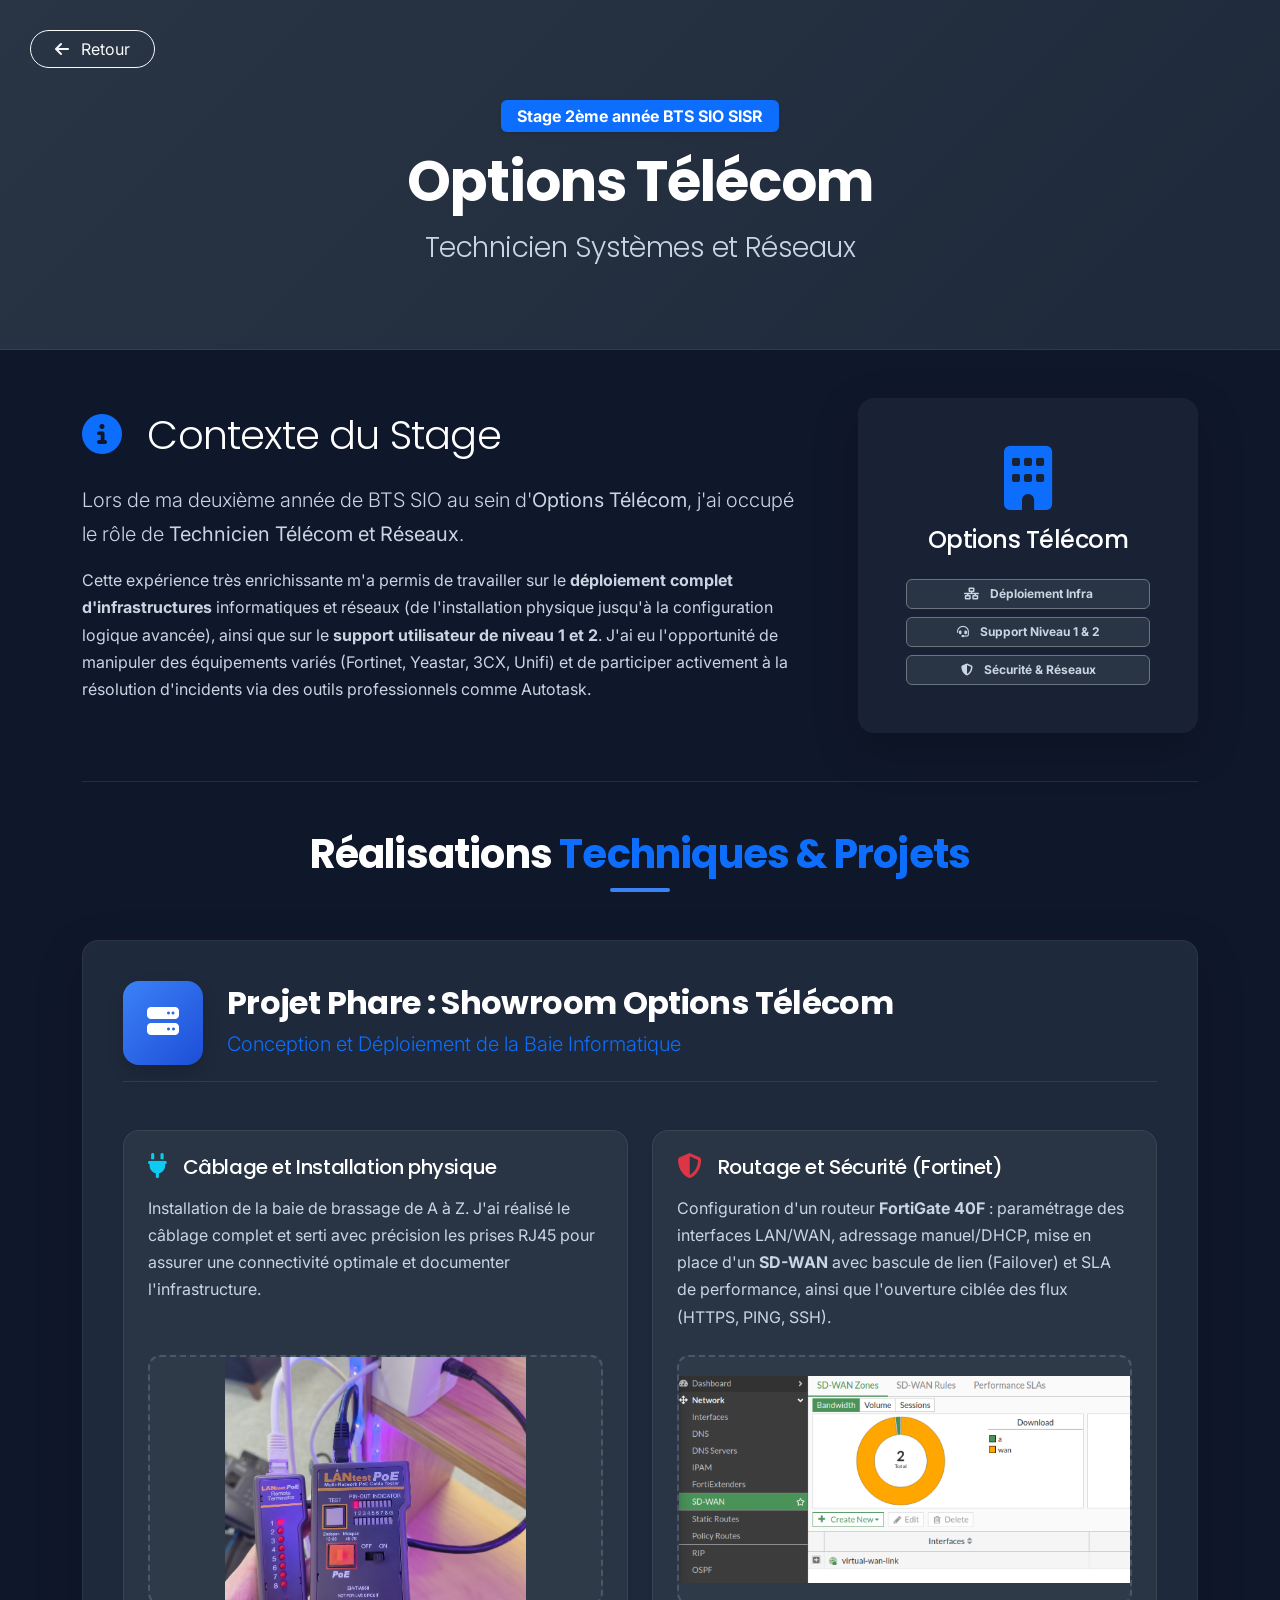
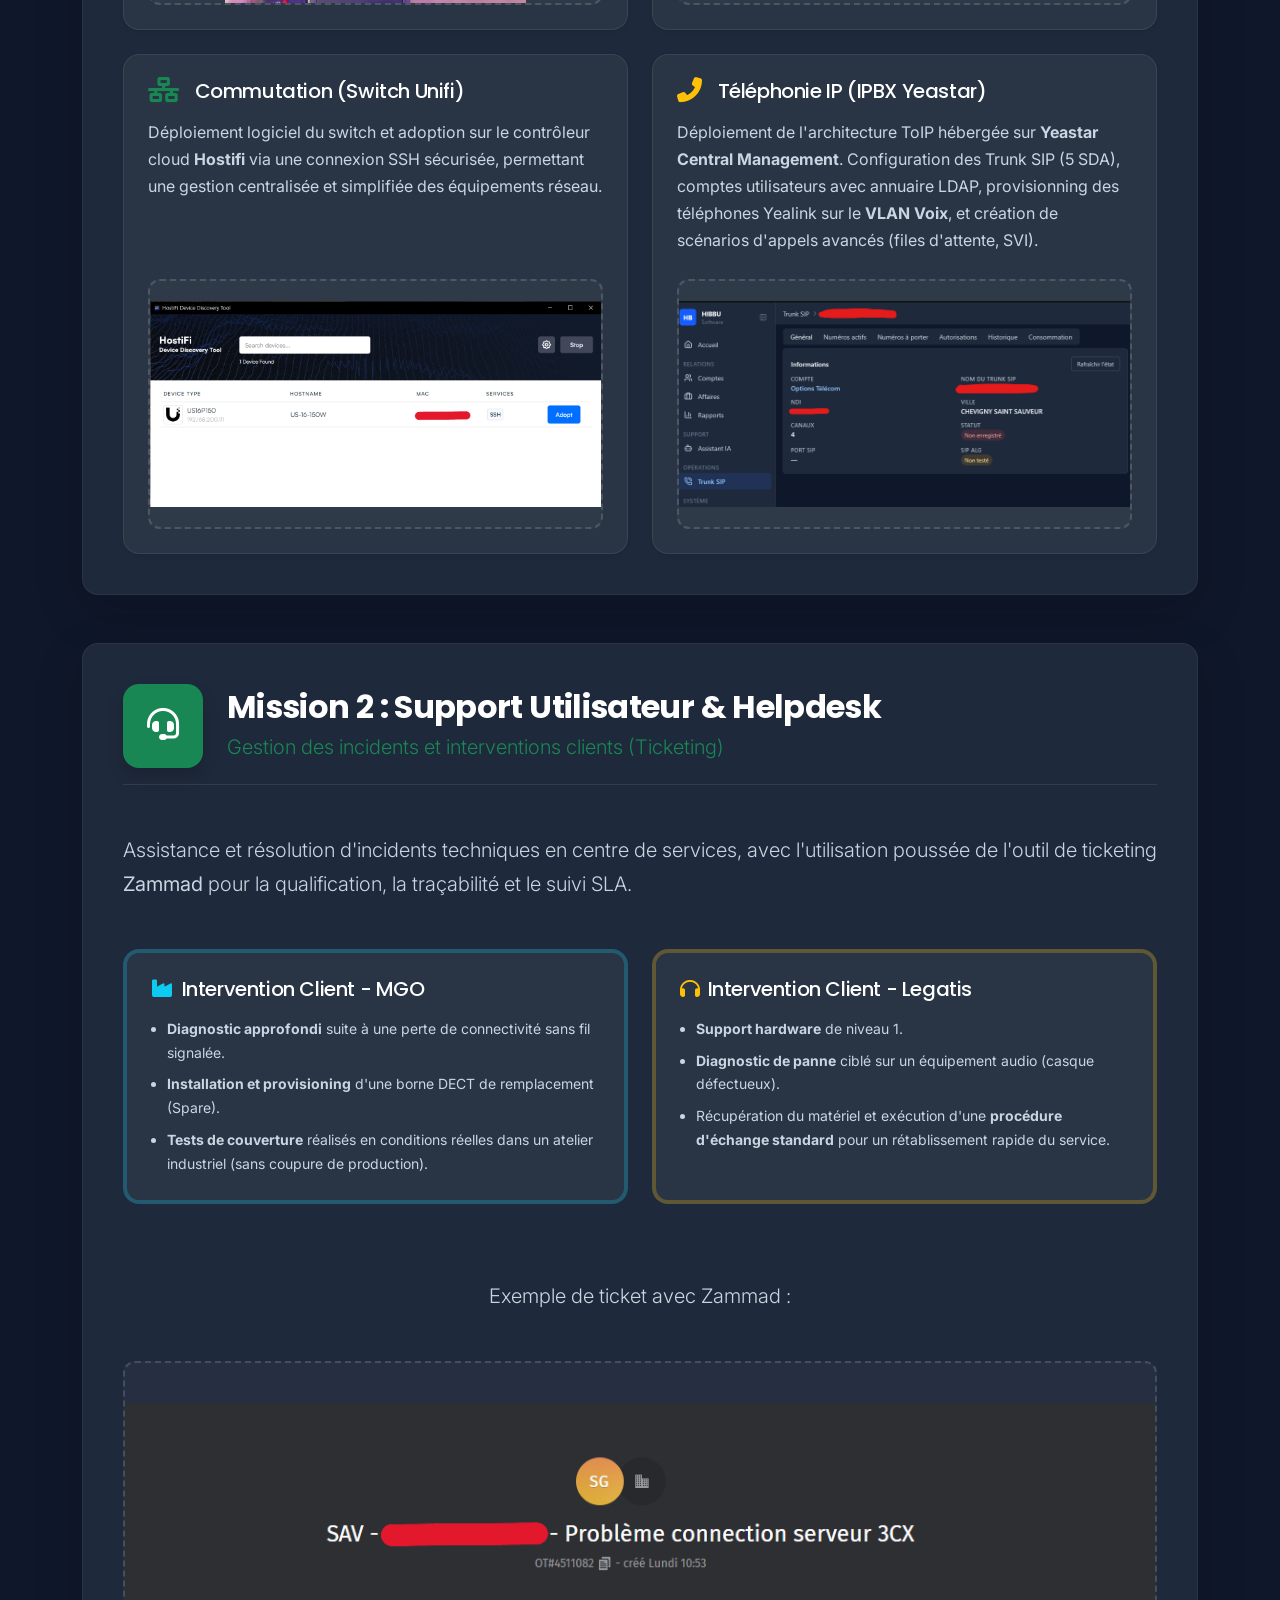
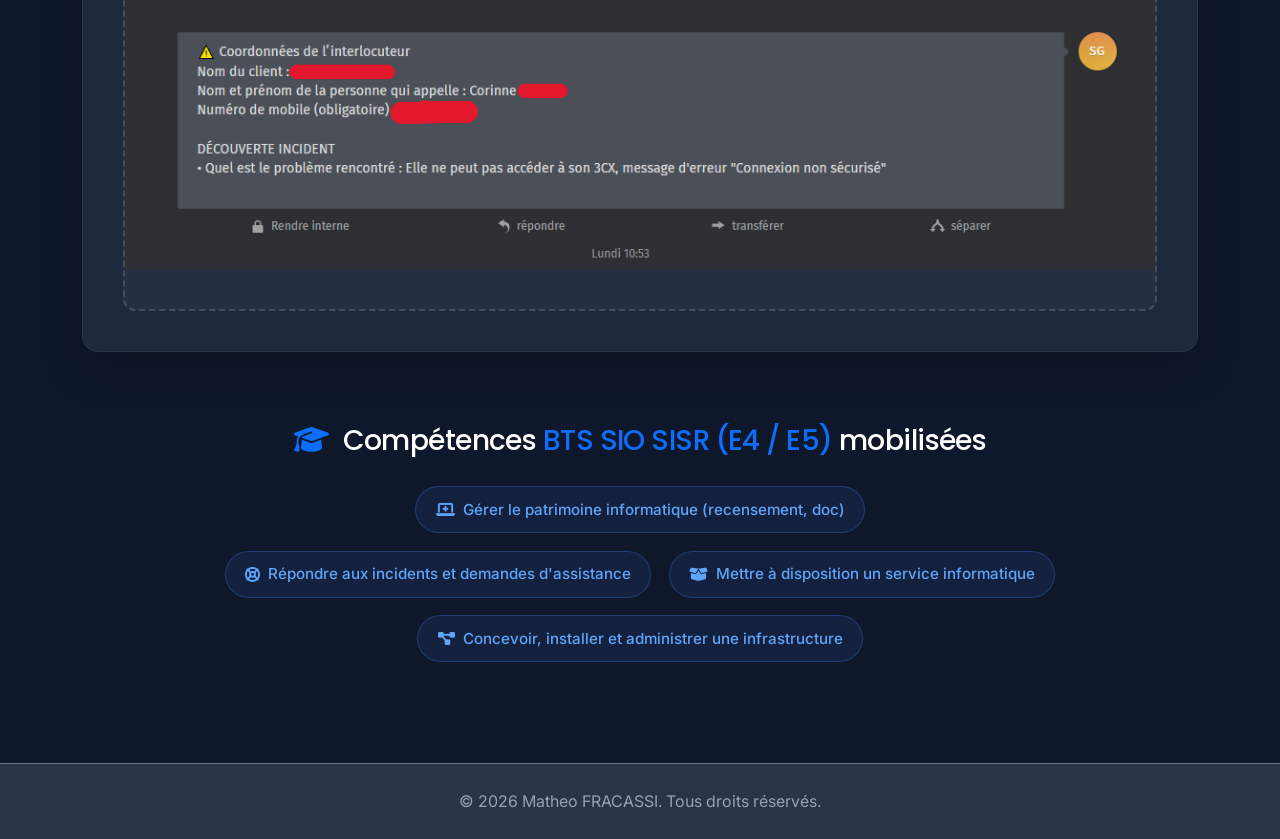
<file: stage-options-telecom.html>
<!DOCTYPE html>
<html lang="fr">

<head>
  <meta charset="UTF-8">
  <meta name="viewport" content="width=device-width, initial-scale=1.0">
  <title>Stage 2ème année - Options Télécom | Matheo FRACASSI</title>

  <!-- Fonts -->
  <link rel="preconnect" href="https://fonts.googleapis.com">
  <link rel="preconnect" href="https://fonts.gstatic.com" crossorigin>
  <link
    href="https://fonts.googleapis.com/css2?family=Inter:wght@300;400;500;600;700&family=Poppins:wght@500;600;700;800&display=swap"
    rel="stylesheet">

  <!-- Icons -->
  <link rel="stylesheet" href="https://cdnjs.cloudflare.com/ajax/libs/font-awesome/6.4.0/css/all.min.css">

  <!-- Bootstrap CSS -->
  <link href="https://cdn.jsdelivr.net/npm/bootstrap@5.3.3/dist/css/bootstrap.min.css" rel="stylesheet"
    integrity="sha384-QWTKZyjpPEjISv5WaRU9OFeRpok6YctnYmDr5pNlyT2bRjXh0JMhjY6hW+ALEwIH" crossorigin="anonymous">

  <!-- Custom CSS -->
  <link rel="stylesheet" href="styles.css">

  <style>
    body {
      padding-top: 0;
    }

    .page-header {
      background: linear-gradient(135deg, var(--bg-darker), var(--bg-card));
      padding: 100px 0 60px;
      border-bottom: 1px solid rgba(255, 255, 255, 0.05);
      position: relative;
    }

    .back-btn {
      position: absolute;
      top: 30px;
      left: 30px;
      z-index: 10;
    }

    .placeholder-img {
      background: rgba(255, 255, 255, 0.03);
      border: 2px dashed rgba(255, 255, 255, 0.15);
      border-radius: 12px;
      display: flex;
      align-items: center;
      justify-content: center;
      min-height: 250px;
      color: var(--text-muted);
      text-align: center;
      padding: 2rem;
      transition: all 0.3s ease;
      position: relative;
      overflow: hidden;
    }

    .placeholder-img:hover {
      border-color: var(--accent-color);
      color: var(--text-primary);
      background: rgba(59, 130, 246, 0.05);
    }

    .placeholder-img img {
      position: absolute;
      width: 100%;
      height: 100%;
      object-fit: contain;
      opacity: 0;
      /* Hidden placeholder image until user adds src */
      z-index: 1;
    }

    .placeholder-img.has-image img {
      opacity: 1;
    }

    .placeholder-img.has-image .placeholder-content {
      display: none;
    }

    .project-section {
      background: var(--bg-card);
      border-radius: 16px;
      padding: 2.5rem;
      margin-bottom: 3rem;
      border: 1px solid rgba(255, 255, 255, 0.05);
    }

    .skill-badge {
      background: rgba(59, 130, 246, 0.1);
      color: var(--accent-light, #60a5fa);
      border: 1px solid rgba(59, 130, 246, 0.3);
      padding: 0.6rem 1.2rem;
      border-radius: 50rem;
      font-size: 0.95rem;
      font-weight: 500;
      display: inline-flex;
      align-items: center;
      gap: 0.5rem;
      margin: 0.3rem;
      transition: all 0.3s ease;
    }

    .skill-badge:hover {
      background: rgba(59, 130, 246, 0.2);
      transform: translateY(-2px);
      box-shadow: 0 4px 12px rgba(59, 130, 246, 0.2);
    }

    /* Hide sidebar layout adjustments for standalone pages without sidebar */
    @media (min-width: 992px) {
      .standalone-main {
        margin-left: 0 !important;
      }
    }
  </style>
</head>

<body>

  <main class="main-content standalone-main">
    <!-- Header Page -->
    <div class="page-header text-center">
      <a href="index.html#stages" class="btn btn-outline-light rounded-pill px-4 back-btn hover-lift">
        <i class="fas fa-arrow-left me-2"></i> Retour
      </a>

      <div class="container position-relative z-1 mb-4">
        <span class="badge bg-primary mb-3 px-3 py-2 fs-6 shadow-sm">Stage 2ème année BTS SIO SISR</span>
        <h1 class="display-4 fw-bold text-white mb-3">Options Télécom</h1>
        <h2 class="h3 text-gray-300 fw-light">Technicien Systèmes et Réseaux</h2>
      </div>
    </div>

    <div class="container-xl py-5">

      <!-- Section 1 : Introduction -->
      <div class="row mb-5 g-5 align-items-center">
        <div class="col-lg-8">
          <h2 class="text-white mb-4 display-6"><i class="fas fa-info-circle text-primary me-3"></i> Contexte du Stage
          </h2>
          <p class="text-gray-300 lead">
            Lors de ma deuxième année de BTS SIO au sein d'<strong>Options Télécom</strong>, j'ai occupé le rôle de
            <strong>Technicien Télécom et Réseaux</strong>.
          </p>
          <p class="text-gray-300">
            Cette expérience très enrichissante m'a permis de travailler sur le <strong>déploiement complet
              d'infrastructures</strong> informatiques et réseaux (de l'installation physique jusqu'à la configuration
            logique avancée), ainsi que sur le <strong>support utilisateur de niveau 1 et 2</strong>. J'ai eu
            l'opportunité de manipuler des équipements variés (Fortinet, Yeastar, 3CX, Unifi) et de participer
            activement à
            la résolution d'incidents via des outils professionnels comme Autotask.
          </p>
        </div>
        <div class="col-lg-4 text-center">
          <div class="card bg-dark-glass border-0 p-5 shadow-lg">
            <i class="fas fa-building fa-4x text-primary mb-3"></i>
            <h3 class="h4 text-white">Options Télécom</h3>
            <div class="d-flex flex-column gap-2 mt-3">
              <span class="badge bg-darker border border-secondary text-gray-300 py-2"><i
                  class="fas fa-network-wired me-2"></i> Déploiement Infra</span>
              <span class="badge bg-darker border border-secondary text-gray-300 py-2"><i
                  class="fas fa-headset me-2"></i> Support Niveau 1 & 2</span>
              <span class="badge bg-darker border border-secondary text-gray-300 py-2"><i
                  class="fas fa-shield-alt me-2"></i> Sécurité & Réseaux</span>
            </div>
          </div>
        </div>
      </div>

      <hr class="border-secondary mb-5 opacity-25">

      <!-- Section 2 : Réalisations Techniques & Projets -->
      <h2 class="section-title text-center mb-5 w-100">Réalisations <span class="text-primary">Techniques &
          Projets</span></h2>

      <!-- Projet Phare -->
      <div class="project-section shadow-lg hover-scale" style="transition: transform 0.3s; transform: none;">
        <div
          class="d-flex flex-column flex-md-row align-items-md-center mb-5 pb-3 border-bottom border-secondary border-opacity-25">
          <div class="icon-square bg-primary-gradient text-white rounded-4 p-4 me-4 mb-3 mb-md-0 shadow">
            <i class="fas fa-server fa-2x"></i>
          </div>
          <div>
            <h3 class="text-white mb-1 h2 fw-bold">Projet Phare : Showroom Options Télécom</h3>
            <p class="text-primary mb-0 lead">Conception et Déploiement de la Baie Informatique</p>
          </div>
        </div>

        <div class="row g-4">
          <!-- Mission 1 : Câblage -->
          <div class="col-lg-6">
            <div class="card bg-darker border-secondary border-opacity-25 h-100 p-4 shadow-sm hover-lift">
              <h4 class="text-white h5 mb-3 d-flex align-items-center"><i class="fas fa-plug text-info fa-lg me-3"></i>
                Câblage et Installation physique</h4>
              <p class="text-gray-300 mb-4">
                Installation de la baie de brassage de A à Z. J'ai réalisé le câblage complet et serti avec précision
                les prises RJ45 pour assurer une connectivité optimale et documenter l'infrastructure.
              </p>
              <div class="placeholder-img mt-auto has-image">
                <!-- Change the src attribute when images are ready, and add the 'has-image' class to the parent div -->
                <img src="./images/Stage OT/RJ45_Baie.jpg" alt="Prises RJ45 et baie câblée">
              </div>
            </div>
          </div>

          <!-- Mission 2 : Fortinet -->
          <div class="col-lg-6">
            <div class="card bg-darker border-secondary border-opacity-25 h-100 p-4 shadow-sm hover-lift">
              <h4 class="text-white h5 mb-3 d-flex align-items-center"><i
                  class="fas fa-shield-alt text-danger fa-lg me-3"></i> Routage et Sécurité (Fortinet)</h4>
              <p class="text-gray-300 mb-4">
                Configuration d'un routeur <strong>FortiGate 40F</strong> : paramétrage des interfaces LAN/WAN,
                adressage manuel/DHCP, mise en place d'un <strong>SD-WAN</strong> avec bascule de lien (Failover) et SLA
                de performance, ainsi que l'ouverture ciblée des flux (HTTPS, PING, SSH).
              </p>
              <div class="placeholder-img mt-auto has-image">
                <img src="./images/Stage OT/Dashboard_Forti.png" alt="Configuration Fortinet">
              </div>
            </div>
          </div>

          <!-- Mission 3 : Commutation Unifi -->
          <div class="col-lg-6">
            <div class="card bg-darker border-secondary border-opacity-25 h-100 p-4 shadow-sm hover-lift">
              <h4 class="text-white h5 mb-3 d-flex align-items-center"><i
                  class="fas fa-network-wired text-success fa-lg me-3"></i> Commutation (Switch Unifi)</h4>
              <p class="text-gray-300 mb-4">
                Déploiement logiciel du switch et adoption sur le contrôleur cloud <strong>Hostifi</strong> via une
                connexion SSH sécurisée, permettant une gestion centralisée et simplifiée des équipements réseau.
              </p>
              <div class="placeholder-img mt-auto has-image">
                <img src="./images/Stage OT/Switch_Unifi.png" alt="Capture Hostifi / Unifi Controller">
              </div>
            </div>
          </div>

          <!-- Mission 4 : Téléphonie IP Yeastar -->
          <div class="col-lg-6">
            <div class="card bg-darker border-secondary border-opacity-25 h-100 p-4 shadow-sm hover-lift">
              <h4 class="text-white h5 mb-3 d-flex align-items-center"><i
                  class="fas fa-phone-alt text-warning fa-lg me-3"></i> Téléphonie IP (IPBX Yeastar)</h4>
              <p class="text-gray-300 mb-4">
                Déploiement de l'architecture ToIP hébergée sur <strong>Yeastar Central Management</strong>.
                Configuration des Trunk SIP (5 SDA), comptes utilisateurs avec annuaire LDAP, provisionning des
                téléphones Yealink sur le <strong>VLAN Voix</strong>, et création de scénarios d'appels avancés (files
                d'attente, SVI).
              </p>
              <div class="placeholder-img mt-auto has-image">
                <img src="./images/Stage OT/Trunk_SIP.png" alt="Interface Yeastar et provisionning">
              </div>
            </div>
          </div>
        </div>
      </div>

      <!-- Projet 2 : Support -->
      <div class="project-section shadow-lg mt-5 hover-scale" style="transition: transform 0.3s; transform: none;">
        <div
          class="d-flex flex-column flex-md-row align-items-md-center mb-5 pb-3 border-bottom border-secondary border-opacity-25">
          <div class="icon-square bg-success text-white rounded-4 p-4 me-4 mb-3 mb-md-0 shadow">
            <i class="fas fa-headset fa-2x"></i>
          </div>
          <div>
            <h3 class="text-white mb-1 h2 fw-bold">Mission 2 : Support Utilisateur & Helpdesk</h3>
            <p class="text-success mb-0 lead">Gestion des incidents et interventions clients (Ticketing)</p>
          </div>
        </div>

        <p class="text-gray-300 mb-5 lead">
          Assistance et résolution d'incidents techniques en centre de services, avec l'utilisation poussée de l'outil
          de ticketing <strong>Zammad</strong> pour la qualification, la traçabilité et le suivi SLA.
        </p>

        <div class="row g-4 mb-5">
          <!-- MGO -->
          <div class="col-md-6">
            <div class="card bg-darker border-secondary border-opacity-25 h-100 p-4 border-start border-4 border-info">
              <h4 class="text-white h5 mb-3 d-flex align-items-center"><i class="fas fa-industry text-info me-2"></i>
                Intervention Client - MGO</h4>
              <ul class="text-gray-300 small ps-3 mb-0 d-flex flex-column gap-2">
                <li><strong>Diagnostic approfondi</strong> suite à une perte de connectivité sans fil signalée.</li>
                <li><strong>Installation et provisioning</strong> d'une borne DECT de remplacement (Spare).</li>
                <li><strong>Tests de couverture</strong> réalisés en conditions réelles dans un atelier industriel (sans
                  coupure de production).</li>
              </ul>
            </div>
          </div>
          <!-- Legatis -->
          <div class="col-md-6">
            <div
              class="card bg-darker border-secondary border-opacity-25 h-100 p-4 border-start border-4 border-warning">
              <h4 class="text-white h5 mb-3 d-flex align-items-center"><i
                  class="fas fa-headphones text-warning me-2"></i> Intervention Client - Legatis</h4>
              <ul class="text-gray-300 small ps-3 mb-0 d-flex flex-column gap-2">
                <li><strong>Support hardware</strong> de niveau 1.</li>
                <li><strong>Diagnostic de panne</strong> ciblé sur un équipement audio (casque défectueux).</li>
                <li>Récupération du matériel et exécution d'une <strong>procédure d'échange standard</strong> pour un
                  rétablissement rapide du service.</li>
              </ul>
            </div>
          </div>
        </div>
        <br>

        <p class="text-gray-300 mb-5 lead text-center">
          Exemple de ticket avec Zammad :
        </p>

        <div class="placeholder-img has-image" style="min-height: 550px;">
          <img src="./images/Stage OT/Exemple_ticket.png" alt="Tickets Zammad résolus">
        </div>
      </div>

      <div class="mt-5 pt-4 text-center">
        <!-- Section 3 : Compétences -->
        <h2 class="h3 text-white mb-4"><i class="fas fa-graduation-cap text-primary me-2"></i> Compétences <span
            class="text-primary">BTS SIO SISR (E4 / E5)</span> mobilisées</h2>
        <div class="d-flex flex-wrap justify-content-center gap-2 max-w-4xl mx-auto" style="max-width: 900px;">
          <div class="skill-badge"><i class="fas fa-laptop-medical"></i> Gérer le patrimoine informatique (recensement,
            doc)</div>
          <div class="skill-badge"><i class="fas fa-life-ring"></i> Répondre aux incidents et demandes d'assistance
          </div>
          <div class="skill-badge"><i class="fas fa-box-open"></i> Mettre à disposition un service informatique</div>
          <div class="skill-badge"><i class="fas fa-project-diagram"></i> Concevoir, installer et administrer une
            infrastructure</div>
        </div>
      </div>

    </div>

    <!-- Footer -->
    <footer class="text-center text-muted py-4 border-top border-secondary mt-5 bg-darker">
      <div class="container">
        <p class="mb-0">&copy; <span id="currentYear"></span> Matheo FRACASSI. Tous droits réservés.</p>
      </div>
    </footer>
  </main>

  <!-- Scripts -->
  <script src="https://cdn.jsdelivr.net/npm/bootstrap@5.3.3/dist/js/bootstrap.bundle.min.js"></script>
  <script>
    document.getElementById('currentYear').textContent = new Date().getFullYear();
  </script>
</body>

</html>
</file>
<file: styles.css>
/* ============================================
   VARIABLES & THEME
============================================ */
:root {
    --bg-body: #0f172a;
    /* Slate 900 */
    --bg-sidebar: #1e293b;
    /* Slate 800 */
    --bg-card: #1e293b;
    --bg-darker: #293444;
    /* Slate 950 customized */

    --text-primary: #f8fafc;
    /* Slate 50 */
    --text-secondary: #94a3b8;
    /* Slate 400 */
    --text-muted: #64748b;
    /* Slate 500 */

    --accent-color: #3b82f6;
    /* Blue 500 */
    --accent-hover: #2563eb;
    /* Blue 600 */
    --accent-glow: rgba(59, 130, 246, 0.5);

    --font-heading: 'Poppins', sans-serif;
    --font-body: 'Inter', sans-serif;

    --sidebar-width: 280px;
    --transition-speed: 0.3s;
    --border-radius: 16px;
}

/* ============================================
   RESET & BASE
============================================ */
html {
    scroll-behavior: smooth;
}

body {
    font-family: var(--font-body);
    background-color: var(--bg-body);
    color: var(--text-primary);
    line-height: 1.7;
    overflow-x: hidden;
}

h1,
h2,
h3,
h4,
h5,
h6 {
    font-family: var(--font-heading);
    color: #ffffff;
    font-weight: 600;
    letter-spacing: -0.02em;
}

a {
    text-decoration: none;
    color: inherit;
    transition: all var(--transition-speed);
}

a:hover {
    color: var(--accent-color);
}

/* ============================================
   LAYOUT & SIDEBAR
============================================ */
.sidebar {
    position: fixed;
    top: 0;
    left: 0;
    height: 100vh;
    width: var(--sidebar-width);
    background-color: var(--bg-sidebar);
    border-right: 1px solid rgba(255, 255, 255, 0.05);
    z-index: 1000;
    overflow-y: auto;
    box-shadow: 4px 0 24px rgba(0, 0, 0, 0.2);
}

.main-content {
    margin-left: var(--sidebar-width);
    min-height: 100vh;
    display: flex;
    flex-direction: column;
    background-color: var(--bg-body);
}

@media (max-width: 991.98px) {
    .sidebar {
        display: none;
    }

    .main-content {
        margin-left: 0;
    }
}

/* Sidebar Components */
.profile-img-container {
    width: 100px;
    height: 100px;
    border-radius: 50%;
    background: linear-gradient(135deg, var(--bg-darker), var(--bg-card));
    display: flex;
    align-items: center;
    justify-content: center;
    border: 2px solid var(--accent-color);
    box-shadow: 0 0 20px var(--accent-glow);
}

.nav-link {
    color: var(--text-secondary) !important;
    padding: 0.75rem 1.25rem;
    border-radius: 8px;
    margin-bottom: 0.25rem;
    font-weight: 500;
    display: flex;
    align-items: center;
    transition: all 0.2s ease;
}

.nav-link i {
    width: 24px;
    text-align: center;
    margin-right: 12px;
    transition: transform 0.2s;
}

.nav-link:hover,
.nav-link.active {
    background-color: rgba(59, 130, 246, 0.1);
    color: var(--accent-color) !important;
}

.nav-link:hover i {
    transform: scale(1.1);
}

.social-link {
    width: 36px;
    height: 36px;
    border-radius: 50%;
    background-color: rgba(255, 255, 255, 0.05);
    display: flex;
    align-items: center;
    justify-content: center;
    color: var(--text-secondary);
    transition: all 0.3s;
}

.social-link:hover {
    background-color: var(--accent-color);
    color: white;
    transform: translateY(-3px);
}

/* ============================================
   HERO SECTION
============================================ */
.hero-section {
    min-height: 100vh;
    background-image: url('images/ChatGPT_datacenter.png');
    /* Keep existing image */
    background-size: cover;
    background-position: center;
    background-attachment: fixed;
    position: relative;
    padding-top: 80px;
    /* Offset for mobile nav */
}

.hero-overlay {
    position: absolute;
    top: 0;
    left: 0;
    width: 100%;
    height: 100%;
    background: linear-gradient(to bottom, rgba(15, 23, 42, 0.8), var(--bg-body));
    z-index: 0;
}

.hero-content {
    z-index: 1;
}

.tracking-tight {
    letter-spacing: -0.025em;
}

.scroll-down {
    position: absolute;
    bottom: 40px;
    left: 50%;
    transform: translateX(-50%);
    z-index: 2;
    font-size: 1.5rem;
}

/* ============================================
   SECTIONS & CARDS
============================================ */
.section-padding {
    padding: 6rem 0;
}

.section-title {
    font-size: 2.5rem;
    font-weight: 700;
    margin-bottom: 3rem;
    position: relative;
    display: inline-block;
}

.section-title::after {
    content: '';
    display: block;
    width: 60px;
    height: 4px;
    background: var(--accent-color);
    margin: 10px auto 0;
    border-radius: 2px;
}

.bg-dark-surface {
    background-color: var(--bg-card);
}

.bg-dark-glass {
    background: rgba(30, 41, 59, 0.7);
    backdrop-filter: blur(10px);
    -webkit-backdrop-filter: blur(10px);
    border: 1px solid rgba(255, 255, 255, 0.05);
}

.bg-darker {
    background-color: var(--bg-darker) !important;
}

.bg-darker-alt {
    background-color: #0b1120;
}

.card {
    border-radius: var(--border-radius);
    transition: transform 0.3s, box-shadow 0.3s;
    color: var(--text-primary);
}

.hover-scale:hover {
    transform: translateY(-5px);
    box-shadow: 0 10px 30px rgba(0, 0, 0, 0.3);
}

.hover-lift:hover {
    transform: translateY(-2px);
    box-shadow: 0 10px 20px rgba(59, 130, 246, 0.3);
}

/* ============================================
   TIMELINE
============================================ */
.timeline-wrapper {
    position: relative;
    padding-left: 30px;
    border-left: 2px solid rgba(255, 255, 255, 0.1);
}

.timeline-item {
    position: relative;
    margin-bottom: 2.5rem;
}

.timeline-dot {
    position: absolute;
    left: -36px;
    top: 5px;
    width: 14px;
    height: 14px;
    border-radius: 50%;
    background: var(--accent-color);
    border: 3px solid var(--bg-body);
    box-shadow: 0 0 0 2px rgba(59, 130, 246, 0.3);
}

/* ============================================
   SKILLS & INTERESTS
============================================ */
.skill-item {
    background: rgba(255, 255, 255, 0.03);
    padding: 1.5rem;
    border-radius: 12px;
    transition: all 0.3s;
    border: 1px solid transparent;
    height: 100%;
}

.skill-item:hover {
    background: rgba(255, 255, 255, 0.05);
    border-color: var(--accent-color);
    transform: translateY(-5px);
}

.interest-card {
    background: var(--bg-card);
    padding: 1.5rem;
    border-radius: 12px;
    text-align: center;
    height: 100%;
    transition: all 0.3s;
}

.interest-card:hover {
    transform: translateY(-5px);
    box-shadow: 0 5px 15px rgba(0, 0, 0, 0.2);
}

/* ============================================
   PROJECTS
============================================ */
.project-card-mini {
    transition: all 0.3s;
}

.project-card-mini:hover {
    background-color: #263345;
    /* Slightly lighter than slate 800 */
    transform: translateY(-5px);
}

.icon-box {
    width: 50px;
    height: 50px;
    display: flex;
    align-items: center;
    justify-content: center;
    background: rgba(59, 130, 246, 0.1);
    border-radius: 12px;
}

/* ============================================
   FORMS
============================================ */
.form-control {
    background-color: #0f172a;
    border-color: #334155;
    color: white;
}

.form-control::placeholder {
    color: #94a3b8;
    /* Light gray for visibility */
    opacity: 1;
}

.form-control:focus {
    background-color: #0f172a;
    border-color: var(--accent-color);
    color: white;
    box-shadow: 0 0 0 3px rgba(59, 130, 246, 0.25);
}

/* ============================================
   UTILITIES
============================================ */
.text-gray-300 {
    color: #cbd5e1;
}

.text-gray-400 {
    color: #94a3b8;
}

.text-muted {
    color: var(--text-secondary) !important;
}

.bg-primary-gradient {
    background: linear-gradient(135deg, var(--accent-color), #1d4ed8);
}

.bg-success-gradient {
    background: linear-gradient(135deg, #10b981, #047857);
}

.blob-1 {
    position: absolute;
    top: -50px;
    right: -50px;
    width: 300px;
    height: 300px;
    background: var(--accent-color);
    filter: blur(80px);
    opacity: 0.2;
    border-radius: 50%;
    z-index: 0;
}

/* Article Cards (Tech News) */
.article-card {
    background-color: var(--bg-card);
    border-radius: 12px;
    overflow: hidden;
    transition: transform var(--transition-speed);
    height: 100%;
    border: 1px solid rgba(255, 255, 255, 0.05);
}

.article-card:hover {
    transform: translateY(-5px);
    box-shadow: 0 10px 20px rgba(0, 0, 0, 0.2);
}

.article-card img {
    width: 100%;
    height: 180px;
    object-fit: cover;
}

.article-card h3 {
    font-size: 1.1rem;
    margin: 1rem;
    color: white;
}

.article-card p {
    font-size: 0.9rem;
    color: var(--text-secondary);
    margin: 0 1rem 1rem;
}

/* Scrollbar */
::-webkit-scrollbar {
    width: 8px;
}

::-webkit-scrollbar-track {
    background: var(--bg-body);
}

::-webkit-scrollbar-thumb {
    background: #334155;
    border-radius: 4px;
}

::-webkit-scrollbar-thumb:hover {
    background: #475569;
}
</file>
